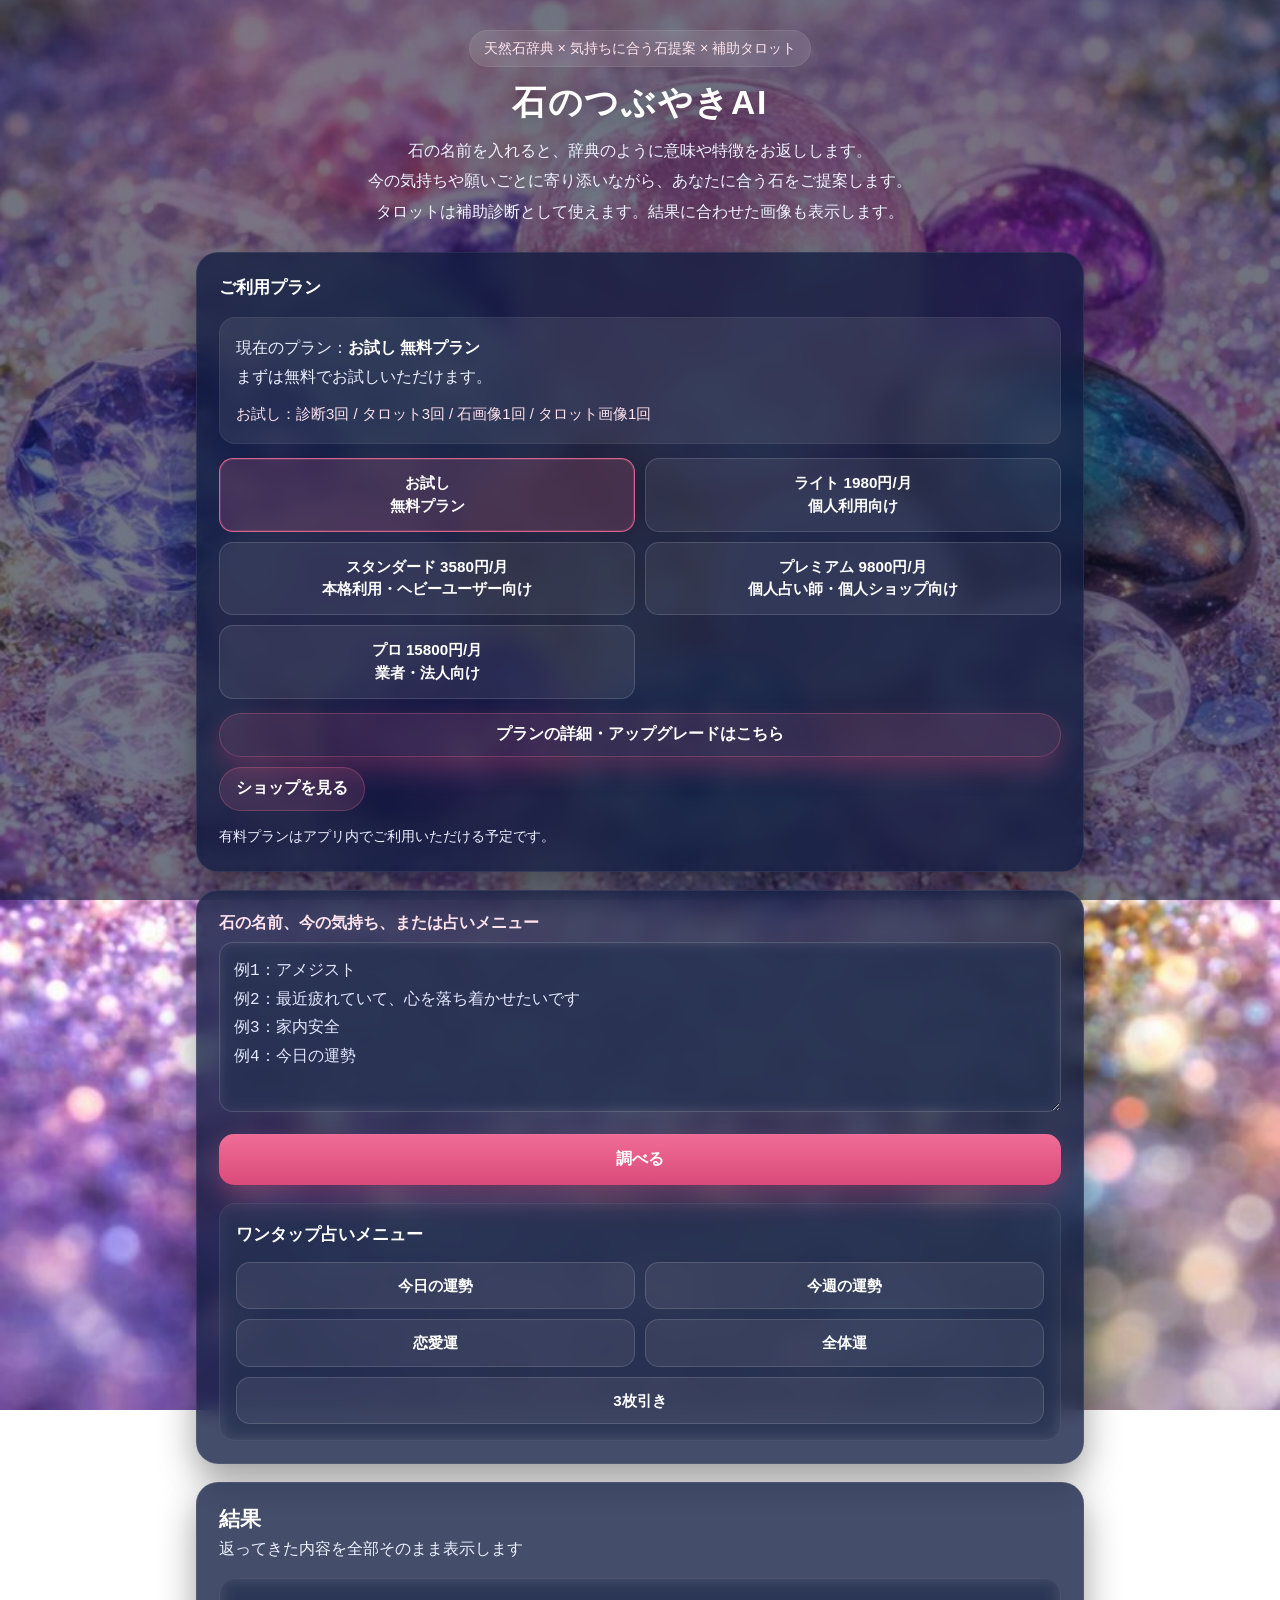
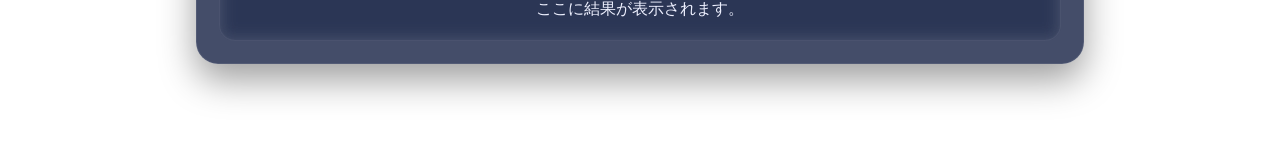
<file: index.html>
<!DOCTYPE html>
<html lang="ja">
<head>
  <meta charset="UTF-8" />
  <meta name="viewport" content="width=device-width, initial-scale=1.0" />
  <title>石のつぶやきAI</title>
  <link rel="stylesheet" href="style.css?v=30" />
</head>
<body>
  <div class="bg-glow"></div>

  <main class="app">
    <header class="hero">
      <div class="hero-badge">天然石辞典 × 気持ちに合う石提案 × 補助タロット</div>
      <h1>石のつぶやきAI</h1>
      <p class="hero-text">
        石の名前を入れると、辞典のように意味や特徴をお返しします。<br>
        今の気持ちや願いごとに寄り添いながら、あなたに合う石をご提案します。<br>
        タロットは補助診断として使えます。結果に合わせた画像も表示します。
      </p>
    </header>

    <section class="card plan-card">
      <h3>ご利用プラン</h3>

      <div class="plan-current">
        現在のプラン：<strong id="current-plan-label">確認中...</strong><br>
        <span id="current-plan-desc">プラン情報を読み込んでいます。</span>

        <div class="limit-guide" id="plan-limit-guide">
          プラン情報を読み込んでいます。
        </div>
      </div>

      <div class="plan-buttons">
        <button type="button" class="plan-btn" data-plan="free">
          お試し<br>
          無料プラン
        </button>

        <button type="button" class="plan-btn" data-plan="light_1980">
          ライト 1980円/月<br>
          個人利用向け
        </button>

        <button type="button" class="plan-btn" data-plan="standard_3580">
          スタンダード 3580円/月<br>
          本格利用・ヘビーユーザー向け
        </button>

        <button type="button" class="plan-btn" data-plan="premium_9800">
          プレミアム 9800円/月<br>
          個人占い師・個人ショップ向け
        </button>

        <button type="button" class="plan-btn" data-plan="pro_15800">
          プロ 15800円/月<br>
          業者・法人向け
        </button>
      </div>

      <div class="plan-actions">
        <button type="button" id="upgrade-button" class="plan-link-btn">
          プランの詳細・アップグレードはこちら
        </button>
        <a id="shop-plan-link" class="plan-link-btn" href="https://brgholdgs.base.shop" target="_blank" rel="noopener noreferrer">
          ショップを見る
        </a>
      </div>

      <div class="plan-note">
        有料プランはアプリ内でご利用いただける予定です。
      </div>
    </section>

    <section class="card input-card">
      <form id="stone-form">
        <div class="field">
          <label for="user-input">石の名前、今の気持ち、または占いメニュー</label>
          <textarea
            id="user-input"
            placeholder="例1：アメジスト&#10;例2：最近疲れていて、心を落ち着かせたいです&#10;例3：家内安全&#10;例4：今日の運勢"
            required
          ></textarea>
        </div>

        <button type="submit" id="send-button">調べる</button>
      </form>

      <div class="quick-menu-wrap">
        <h3>ワンタップ占いメニュー</h3>
        <div class="quick-menu">
          <button type="button" class="quick-btn" data-fill="今日の運勢">今日の運勢</button>
          <button type="button" class="quick-btn" data-fill="今週の運勢">今週の運勢</button>
          <button type="button" class="quick-btn" data-fill="恋愛運">恋愛運</button>
          <button type="button" class="quick-btn" data-fill="全体運">全体運</button>
          <button type="button" class="quick-btn" data-fill="3枚引き">3枚引き</button>
        </div>
      </div>
    </section>

    <section class="card result-card">
      <div class="result-header">
        <h2>結果</h2>
        <p>返ってきた内容を全部そのまま表示します</p>
      </div>

      <div id="loading" class="loading hidden">静かに読み取っています…</div>
      <div id="result-empty" class="empty-state">ここに結果が表示されます。</div>
      <div id="result-meta" class="result-meta hidden"></div>

      <div id="image-wrap" class="image-wrap hidden">
        <img id="stone-image" alt="石のイメージ画像" />
      </div>

      <div id="tarot-image-wrap" class="image-wrap hidden">
        <img id="tarot-image" alt="タロット画像" />
      </div>

      <div id="recommended-wrap" class="recommended-wrap hidden">
        <h3>おすすめの石</h3>
        <div id="recommended-list" class="recommended-list"></div>
      </div>

      <div id="shop-wrap" class="shop-wrap hidden">
        <div class="shop-title">気になる石があればこちら</div>
        <a id="shop-link" class="shop-link" href="#" target="_blank" rel="noopener noreferrer"></a>
      </div>

      <div id="result-area" class="result-area hidden">
        <pre id="result-text"></pre>
      </div>
    </section>
  </main>

  <script src="app.js?v=30"></script>
  <script>
    document.addEventListener("DOMContentLoaded", () => {
      const input = document.getElementById("user-input");
      const form = document.getElementById("stone-form");
      const quickButtons = document.querySelectorAll(".quick-btn");

      const planLabel = document.getElementById("current-plan-label");
      const planDesc = document.getElementById("current-plan-desc");
      const planLimitGuide = document.getElementById("plan-limit-guide");

      const userId = "test-user-001";

      function updatePlanUI(data) {
        if (!data || !data.ok) {
          planLabel.textContent = "取得失敗";
          planDesc.textContent = "プラン情報の取得に失敗しました。";
          planLimitGuide.textContent = "ページを再読み込みしてください。";
          return;
        }

        if (!data.active || data.plan === "free") {
          planLabel.textContent = "お試し";
          planDesc.textContent = "まずは無料でお試しいただけます。";
          planLimitGuide.textContent = "お試し：診断3回 / タロット3回 / 石画像1回 / タロット画像1回";
          return;
        }

        if (data.plan === "light_1980" || data.plan === "standard_980") {
          planLabel.textContent = "ライト 1980円/月";
          planDesc.textContent = "個人利用向けの使いやすいプランです。";
          planLimitGuide.textContent = "ライト：無料プランより多く利用可能 / 個人利用向け";
          return;
        }

        if (data.plan === "standard_3580" || data.plan === "premium_2980") {
          planLabel.textContent = "スタンダード 3580円/月";
          planDesc.textContent = "本格利用・ヘビーユーザー向けの拡張プランです。";
          planLimitGuide.textContent = "スタンダード：診断・画像生成・占い利用をさらに拡張";
          return;
        }

        if (data.plan === "premium_9800" || data.plan === "professional_9800") {
          planLabel.textContent = "プレミアム 9800円/月";
          planDesc.textContent = "個人占い師・個人ショップ向けの上位プランです。";
          planLimitGuide.textContent = "プレミアム：高頻度利用向け / 個人活動の本格運用向け";
          return;
        }

        if (data.plan === "pro_15800") {
          planLabel.textContent = "プロ 15800円/月";
          planDesc.textContent = "業者・法人向けの最上位プランです。";
          planLimitGuide.textContent = "プロ：全機能向け / 業務利用・法人運用向け";
          return;
        }

        planLabel.textContent = data.plan || "不明";
        planDesc.textContent = "プラン情報を取得しました。";
        planLimitGuide.textContent = "詳細な利用条件は今後反映予定です。";
      }

      async function loadSubscriptionStatus() {
        try {
          const response = await fetch("https://stone-billing.its-brg77.workers.dev/subscription-status", {
            method: "POST",
            headers: {
              "Content-Type": "application/json"
            },
            body: JSON.stringify({ userId })
          });

          if (!response.ok) {
            throw new Error("subscription-status request failed");
          }

          const data = await response.json();
          updatePlanUI(data);
        } catch (error) {
          console.error("課金状態取得失敗:", error);
          planLabel.textContent = "取得失敗";
          planDesc.textContent = "プラン情報の取得に失敗しました。";
          planLimitGuide.textContent = "通信状況をご確認のうえ、再読み込みしてください。";
        }
      }

      quickButtons.forEach((btn) => {
        btn.addEventListener("click", () => {
          const fill = btn.getAttribute("data-fill") || "";
          input.value = fill;
          input.focus();

          if (form && typeof form.requestSubmit === "function") {
            form.requestSubmit();
          } else if (form) {
            form.dispatchEvent(new Event("submit", { bubbles: true, cancelable: true }));
          }
        });
      });

      loadSubscriptionStatus();
    });
  </script>
</body>
</html>
</file>
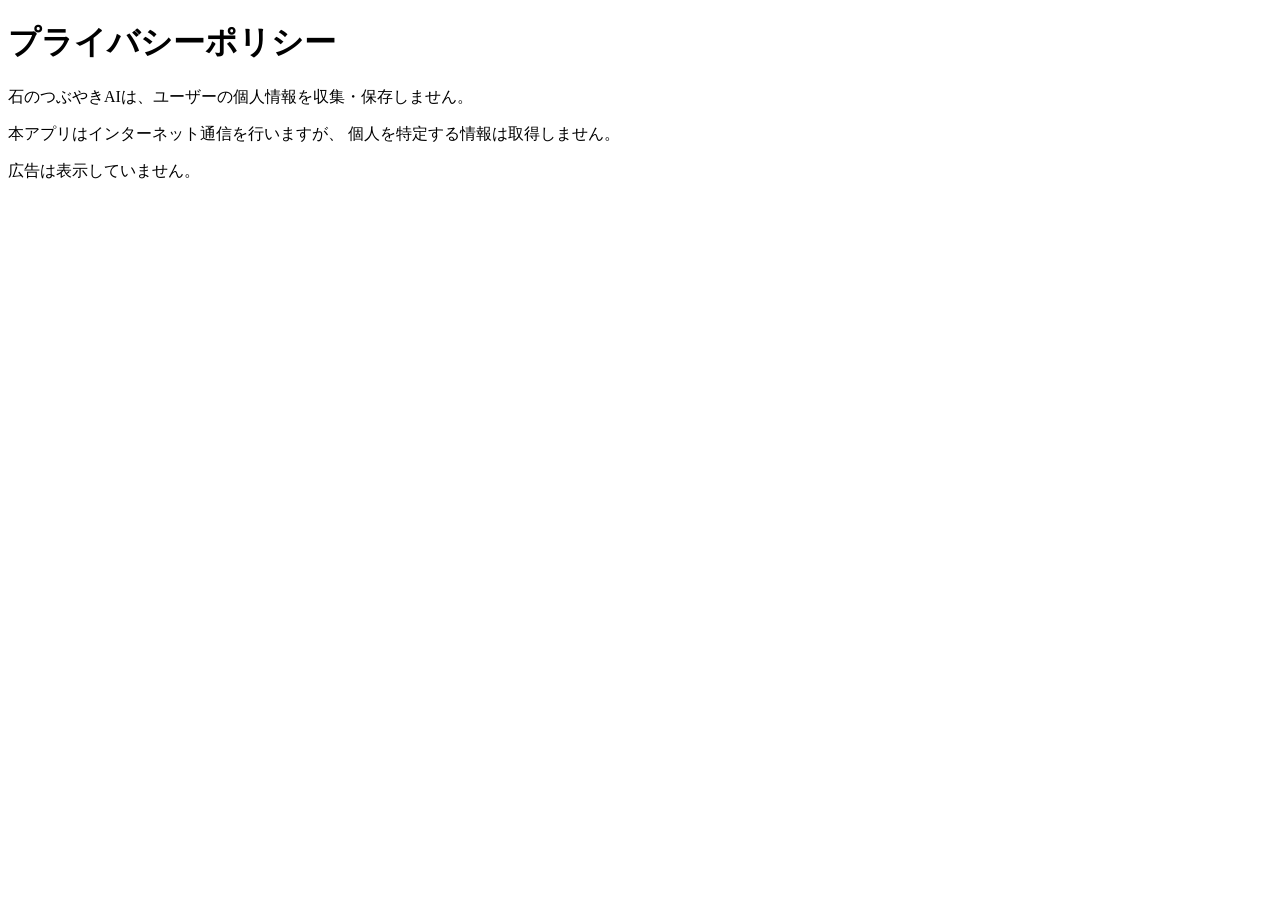
<file: privacy.html>
<!DOCTYPE html>
<html>
<head>
<meta charset="UTF-8">
<title>プライバシーポリシー</title>
</head>
<body>
<h1>プライバシーポリシー</h1>

<p>石のつぶやきAIは、ユーザーの個人情報を収集・保存しません。</p>

<p>本アプリはインターネット通信を行いますが、
個人を特定する情報は取得しません。</p>

<p>広告は表示していません。</p>

</body>
</html>
</file>
<file: style.css>
:root {
  --bg1: #07122b;
  --bg2: #101f47;
  --card: rgba(16, 28, 63, 0.78);
  --card-border: rgba(255, 255, 255, 0.08);
  --text: #ffffff;
  --subtext: #eef1ff;
  --accent: #d94a7a;
  --accent2: #f06d97;
  --soft: #ffe3ee;
  --result: rgba(255, 255, 255, 0.08);
  --shadow: rgba(0, 0, 0, 0.38);
  --line: rgba(255, 255, 255, 0.12);
  --chip: rgba(255, 255, 255, 0.08);
  --chip-border: rgba(255, 255, 255, 0.14);
}

* {
  box-sizing: border-box;
}

html,
body {
  margin: 0;
  padding: 0;
}

html {
  min-height: 100%;
}

body {
  min-height: 100vh;
  font-family: "Hiragino Sans", "Yu Gothic", "Meiryo", sans-serif;
  color: var(--text);
  background:
    linear-gradient(rgba(7, 18, 43, 0.42), rgba(16, 31, 71, 0.42)),
    url("isiBG.png");
  background-size: cover;
  background-position: center center;
  background-repeat: no-repeat;
  background-attachment: fixed;
  position: relative;
}

body::before {
  content: "";
  position: fixed;
  inset: 0;
  background: rgba(9, 14, 30, 0.28);
  pointer-events: none;
  z-index: 0;
}

a {
  color: inherit;
}

.bg-glow {
  position: fixed;
  inset: 0;
  pointer-events: none;
  background:
    radial-gradient(circle at 20% 10%, rgba(240, 109, 151, 0.14), transparent 25%),
    radial-gradient(circle at 80% 20%, rgba(217, 74, 122, 0.10), transparent 22%),
    radial-gradient(circle at 50% 80%, rgba(255, 255, 255, 0.04), transparent 35%);
  z-index: 1;
}

.app {
  position: relative;
  z-index: 2;
  max-width: 920px;
  margin: 0 auto;
  padding: 30px 16px 60px;
}

.hero {
  text-align: center;
  margin-bottom: 25px;
}

.hero-badge {
  display: inline-block;
  padding: 8px 14px;
  border-radius: 999px;
  background: rgba(255, 255, 255, 0.10);
  color: var(--soft);
  font-size: 0.9rem;
  margin-bottom: 14px;
  border: 1px solid rgba(255, 255, 255, 0.08);
  backdrop-filter: blur(8px);
}

.hero h1 {
  margin: 0 0 10px;
  font-size: 2.1rem;
  letter-spacing: 0.05em;
  text-shadow: 0 4px 18px rgba(0, 0, 0, 0.28);
}

.hero-text {
  margin: 0;
  line-height: 1.9;
  color: var(--subtext);
  text-shadow: 0 2px 12px rgba(0, 0, 0, 0.22);
}

.card {
  background: var(--card);
  border: 1px solid var(--card-border);
  border-radius: 22px;
  padding: 22px;
  box-shadow: 0 16px 36px var(--shadow);
  backdrop-filter: blur(10px);
  -webkit-backdrop-filter: blur(10px);
  margin-bottom: 18px;
}

.plan-card {
  margin-bottom: 18px;
}

.plan-card h3 {
  margin: 0 0 12px;
  font-size: 1.08rem;
  color: #fff;
}

.plan-current {
  margin-top: 18px;
  padding: 16px;
  border-radius: 16px;
  background: var(--result);
  color: var(--subtext);
  line-height: 1.8;
  border: 1px solid rgba(255, 255, 255, 0.06);
}

.plan-current strong {
  color: #fff;
  font-size: 1rem;
}

.plan-buttons {
  display: grid;
  grid-template-columns: repeat(2, minmax(0, 1fr));
  gap: 10px;
  margin-top: 14px;
}

.plan-btn {
  width: 100%;
  border: 1px solid rgba(255, 255, 255, 0.14);
  border-radius: 14px;
  padding: 13px 14px;
  background: rgba(255, 255, 255, 0.07);
  color: #ffffff;
  font-size: 0.95rem;
  font-weight: 700;
  line-height: 1.5;
  cursor: pointer;
  transition: transform 0.15s ease, background 0.15s ease, border-color 0.15s ease, box-shadow 0.15s ease;
  touch-action: manipulation;
  -webkit-tap-highlight-color: transparent;
  user-select: none;
  box-shadow: none;
}

.plan-btn:hover {
  background: rgba(255, 255, 255, 0.12);
  border-color: rgba(255, 255, 255, 0.24);
  filter: none;
}

.plan-btn:active {
  transform: scale(0.98);
}

.plan-btn:focus {
  outline: none;
  border-color: rgba(240, 109, 151, 0.65);
  box-shadow: 0 0 0 3px rgba(240, 109, 151, 0.14);
}

.plan-btn.active {
  border-color: rgba(240, 109, 151, 0.85);
  background: rgba(240, 109, 151, 0.18);
  box-shadow: 0 0 0 1px rgba(240, 109, 151, 0.22) inset;
}

.plan-actions {
  display: flex;
  flex-wrap: wrap;
  gap: 10px;
  margin-top: 14px;
}

.plan-link-btn {
  display: inline-flex;
  align-items: center;
  justify-content: center;
  min-height: 44px;
  padding: 10px 16px;
  border-radius: 999px;
  text-decoration: none;
  color: #fff;
  font-weight: 700;
  background: rgba(240, 109, 151, 0.14);
  border: 1px solid rgba(240, 109, 151, 0.28);
  transition: transform 0.15s ease, opacity 0.15s ease, filter 0.15s ease, background 0.15s ease;
  cursor: pointer;
}

.plan-link-btn:hover {
  filter: brightness(1.05);
}

.plan-link-btn:active {
  transform: translateY(1px);
}

.plan-note {
  margin-top: 14px;
  font-size: 0.88rem;
  color: var(--subtext);
  line-height: 1.7;
}

.limit-guide {
  margin-top: 10px;
  font-size: 0.93rem;
  line-height: 1.7;
  color: var(--soft);
}

.field {
  margin-bottom: 18px;
}

.field label {
  display: block;
  margin-bottom: 8px;
  font-weight: 700;
  color: var(--soft);
}

textarea {
  width: 100%;
  min-height: 170px;
  border: 1px solid rgba(255, 255, 255, 0.14);
  border-radius: 14px;
  background: rgba(255, 255, 255, 0.08);
  color: var(--text);
  padding: 14px;
  font-size: 1rem;
  outline: none;
  resize: vertical;
  line-height: 1.8;
  transition: border-color 0.2s ease, box-shadow 0.2s ease, background 0.2s ease;
  backdrop-filter: blur(6px);
}

textarea::placeholder {
  color: #e3e8ff;
}

textarea:focus {
  border-color: rgba(240, 109, 151, 0.9);
  box-shadow: 0 0 0 4px rgba(240, 109, 151, 0.14);
  background: rgba(255, 255, 255, 0.10);
}

button {
  width: 100%;
  border: none;
  border-radius: 15px;
  padding: 15px 18px;
  font-size: 1rem;
  font-weight: 700;
  color: #fff;
  cursor: pointer;
  background: linear-gradient(180deg, var(--accent2) 0%, var(--accent) 100%);
  box-shadow: 0 12px 26px rgba(217, 74, 122, 0.30);
  transition: transform 0.15s ease, opacity 0.15s ease, filter 0.15s ease;
  touch-action: manipulation;
}

button:hover {
  filter: brightness(1.03);
}

button:active {
  transform: translateY(1px) scale(0.99);
}

button:disabled {
  opacity: 0.7;
  cursor: wait;
}

.result-header h2 {
  margin: 0;
  font-size: 1.3rem;
}

.result-header p {
  margin: 6px 0 0;
  color: var(--subtext);
}

.loading,
.empty-state,
.result-meta,
.result-area,
.image-wrap,
.recommended-wrap,
.shop-wrap,
.quick-menu-wrap {
  margin-top: 18px;
  padding: 16px;
  border-radius: 16px;
  background: var(--result);
  color: var(--subtext);
  line-height: 1.8;
  border: 1px solid rgba(255, 255, 255, 0.06);
  backdrop-filter: blur(8px);
}

.loading {
  color: var(--soft);
}

.empty-state {
  text-align: center;
}

.result-meta {
  color: var(--soft);
  font-size: 0.95rem;
}

.result-meta strong {
  display: inline-block;
  margin-bottom: 4px;
  color: #fff;
}

.image-wrap {
  text-align: center;
}

#stone-image,
#tarot-image {
  max-width: 100%;
  height: auto;
  display: block;
  margin: 0 auto;
  border-radius: 16px;
  box-shadow: 0 10px 24px rgba(0, 0, 0, 0.25);
}

.result-area {
  overflow: visible !important;
  max-height: none !important;
  height: auto !important;
}

#result-text {
  margin: 0;
  white-space: pre-wrap !important;
  word-break: break-word !important;
  overflow: visible !important;
  max-height: none !important;
  height: auto !important;
  display: block !important;
  line-height: 1.95;
  color: #fff8fb;
  font-family: inherit;
  font-size: 1rem;
}

.recommended-wrap h3,
.quick-menu-wrap h3 {
  margin: 0 0 12px;
  font-size: 1.05rem;
  color: #fff;
}

.recommended-list {
  display: grid;
  gap: 12px;
}

.recommended-item {
  padding: 12px 14px;
  border-radius: 14px;
  background: var(--chip);
  border: 1px solid var(--chip-border);
}

.recommended-name {
  font-weight: 700;
  color: #fff;
  line-height: 1.6;
  margin-bottom: 4px;
}

.recommended-tags {
  font-size: 0.95rem;
  color: var(--subtext);
  line-height: 1.7;
}

.quick-menu {
  display: flex;
  flex-wrap: wrap;
  gap: 10px;
}

.quick-btn {
  flex: 1 1 calc(50% - 10px);
  min-width: 120px;
  border: 1px solid rgba(255, 255, 255, 0.14);
  border-radius: 14px;
  padding: 12px 14px;
  background: rgba(255, 255, 255, 0.07);
  color: #ffffff;
  font-size: 0.95rem;
  font-weight: 700;
  line-height: 1.4;
  cursor: pointer;
  transition: transform 0.15s ease, background 0.15s ease, border-color 0.15s ease;
  touch-action: manipulation;
  -webkit-tap-highlight-color: transparent;
  user-select: none;
  box-shadow: none;
}

.quick-btn:hover {
  background: rgba(255, 255, 255, 0.12);
  border-color: rgba(255, 255, 255, 0.22);
  filter: none;
}

.quick-btn:active {
  transform: scale(0.97);
  background: rgba(255, 255, 255, 0.15);
}

.quick-btn:focus {
  outline: none;
  border-color: rgba(240, 109, 151, 0.65);
  box-shadow: 0 0 0 3px rgba(240, 109, 151, 0.14);
}

.shop-wrap {
  text-align: center;
}

.shop-title {
  font-weight: 700;
  color: var(--soft);
  margin-bottom: 8px;
}

.shop-link {
  display: inline-block;
  text-decoration: none;
  color: #fff;
  font-weight: 700;
  padding: 10px 16px;
  border-radius: 999px;
  background: rgba(240, 109, 151, 0.14);
  border: 1px solid rgba(240, 109, 151, 0.28);
  transition: transform 0.15s ease, opacity 0.15s ease, filter 0.15s ease;
}

.shop-link:hover {
  filter: brightness(1.05);
}

.shop-link:active {
  transform: translateY(1px);
}

.hidden {
  display: none !important;
}

hr {
  border: none;
  border-top: 1px solid var(--line);
  margin: 18px 0;
}

@media (max-width: 640px) {
  body {
    background-attachment: scroll;
  }

  .app {
    padding: 20px 12px 44px;
  }

  .hero {
    margin-bottom: 20px;
  }

  .hero h1 {
    font-size: 1.7rem;
  }

  .hero-text {
    font-size: 0.96rem;
    line-height: 1.8;
  }

  .card {
    padding: 18px;
    border-radius: 18px;
  }

  textarea {
    min-height: 150px;
    font-size: 0.98rem;
  }

  button {
    padding: 14px 16px;
  }

  .plan-buttons {
    grid-template-columns: 1fr;
  }

  .plan-actions {
    flex-direction: column;
  }

  .plan-link-btn {
    width: 100%;
  }

  .loading,
  .empty-state,
  .result-meta,
  .result-area,
  .image-wrap,
  .recommended-wrap,
  .shop-wrap,
  .quick-menu-wrap,
  .plan-current {
    padding: 14px;
    border-radius: 14px;
  }

  .recommended-item {
    padding: 11px 12px;
  }

  .quick-btn {
    flex: 1 1 100%;
    min-width: 100%;
    padding: 12px;
    font-size: 0.94rem;
  }

  #result-text {
    font-size: 0.98rem;
    line-height: 1.9;
  }
}

@media (min-width: 641px) {
  .recommended-list {
    grid-template-columns: 1fr;
  }
}
</file>
